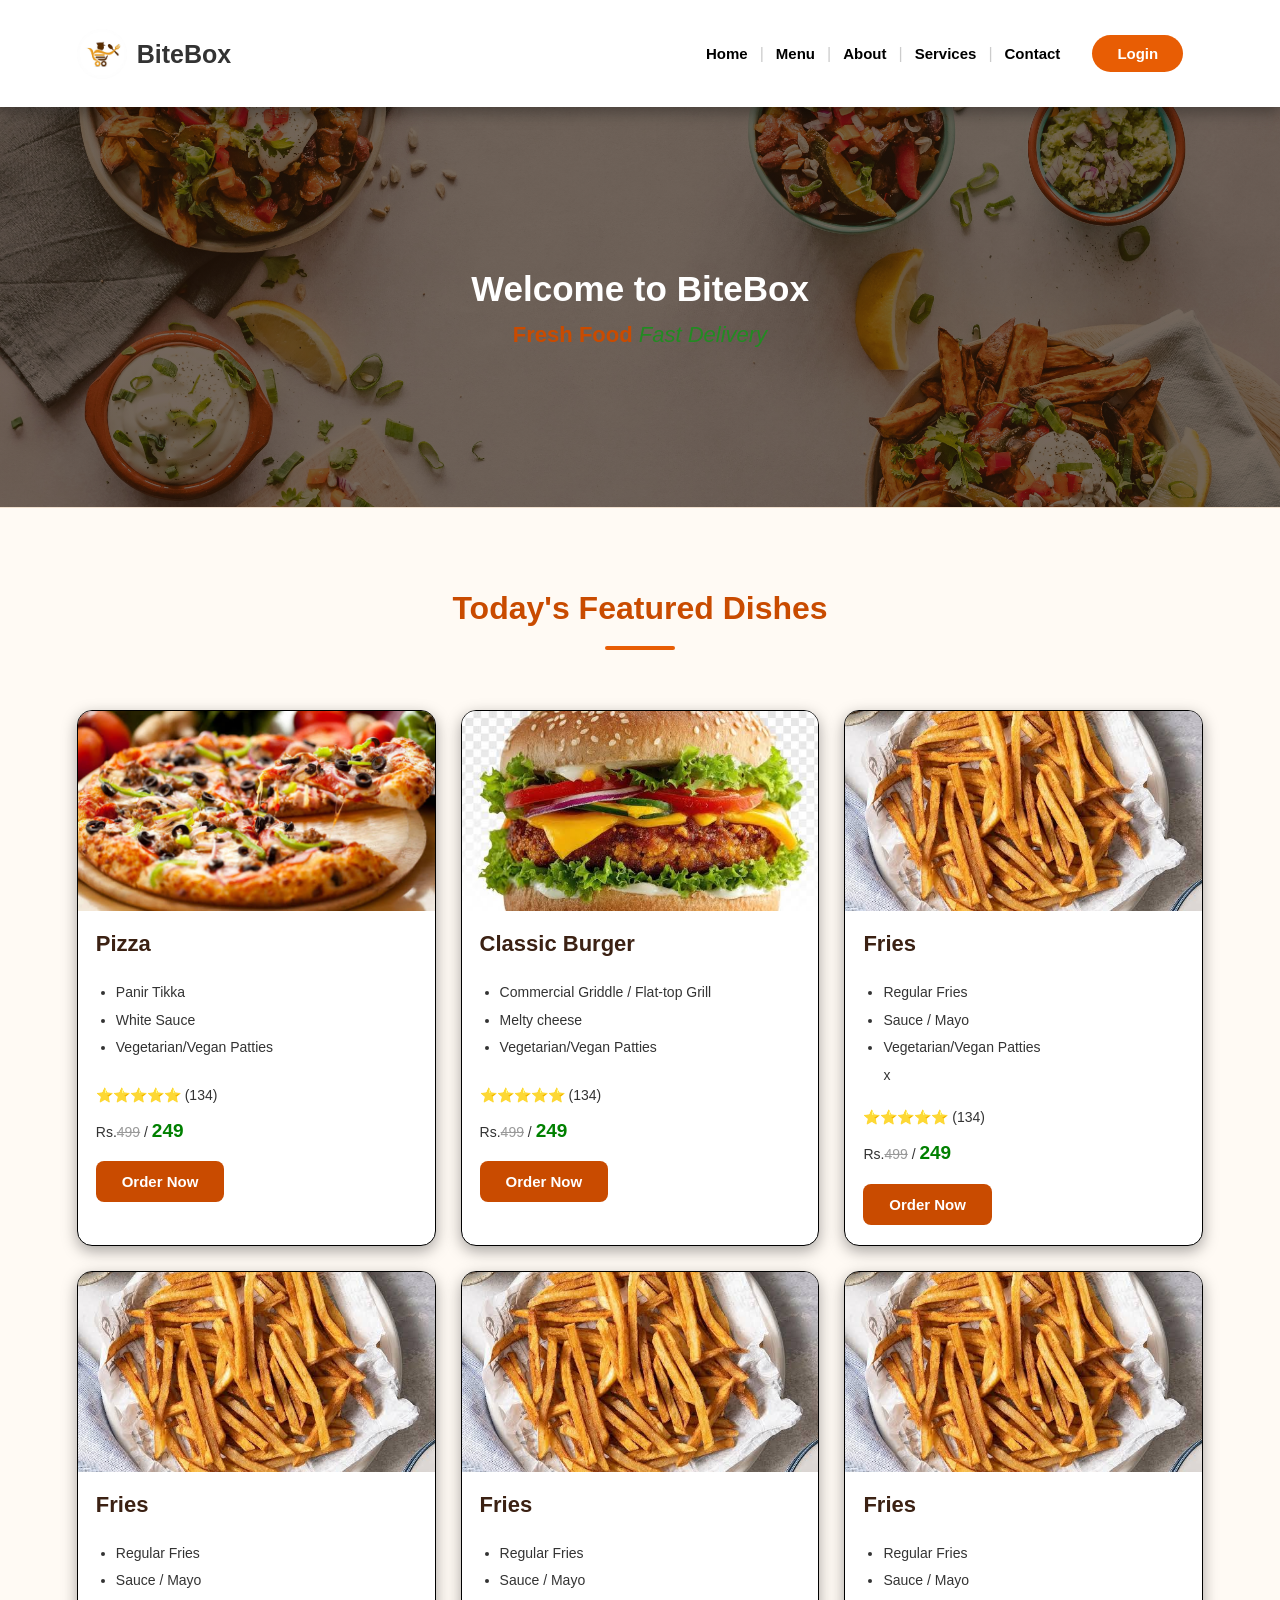
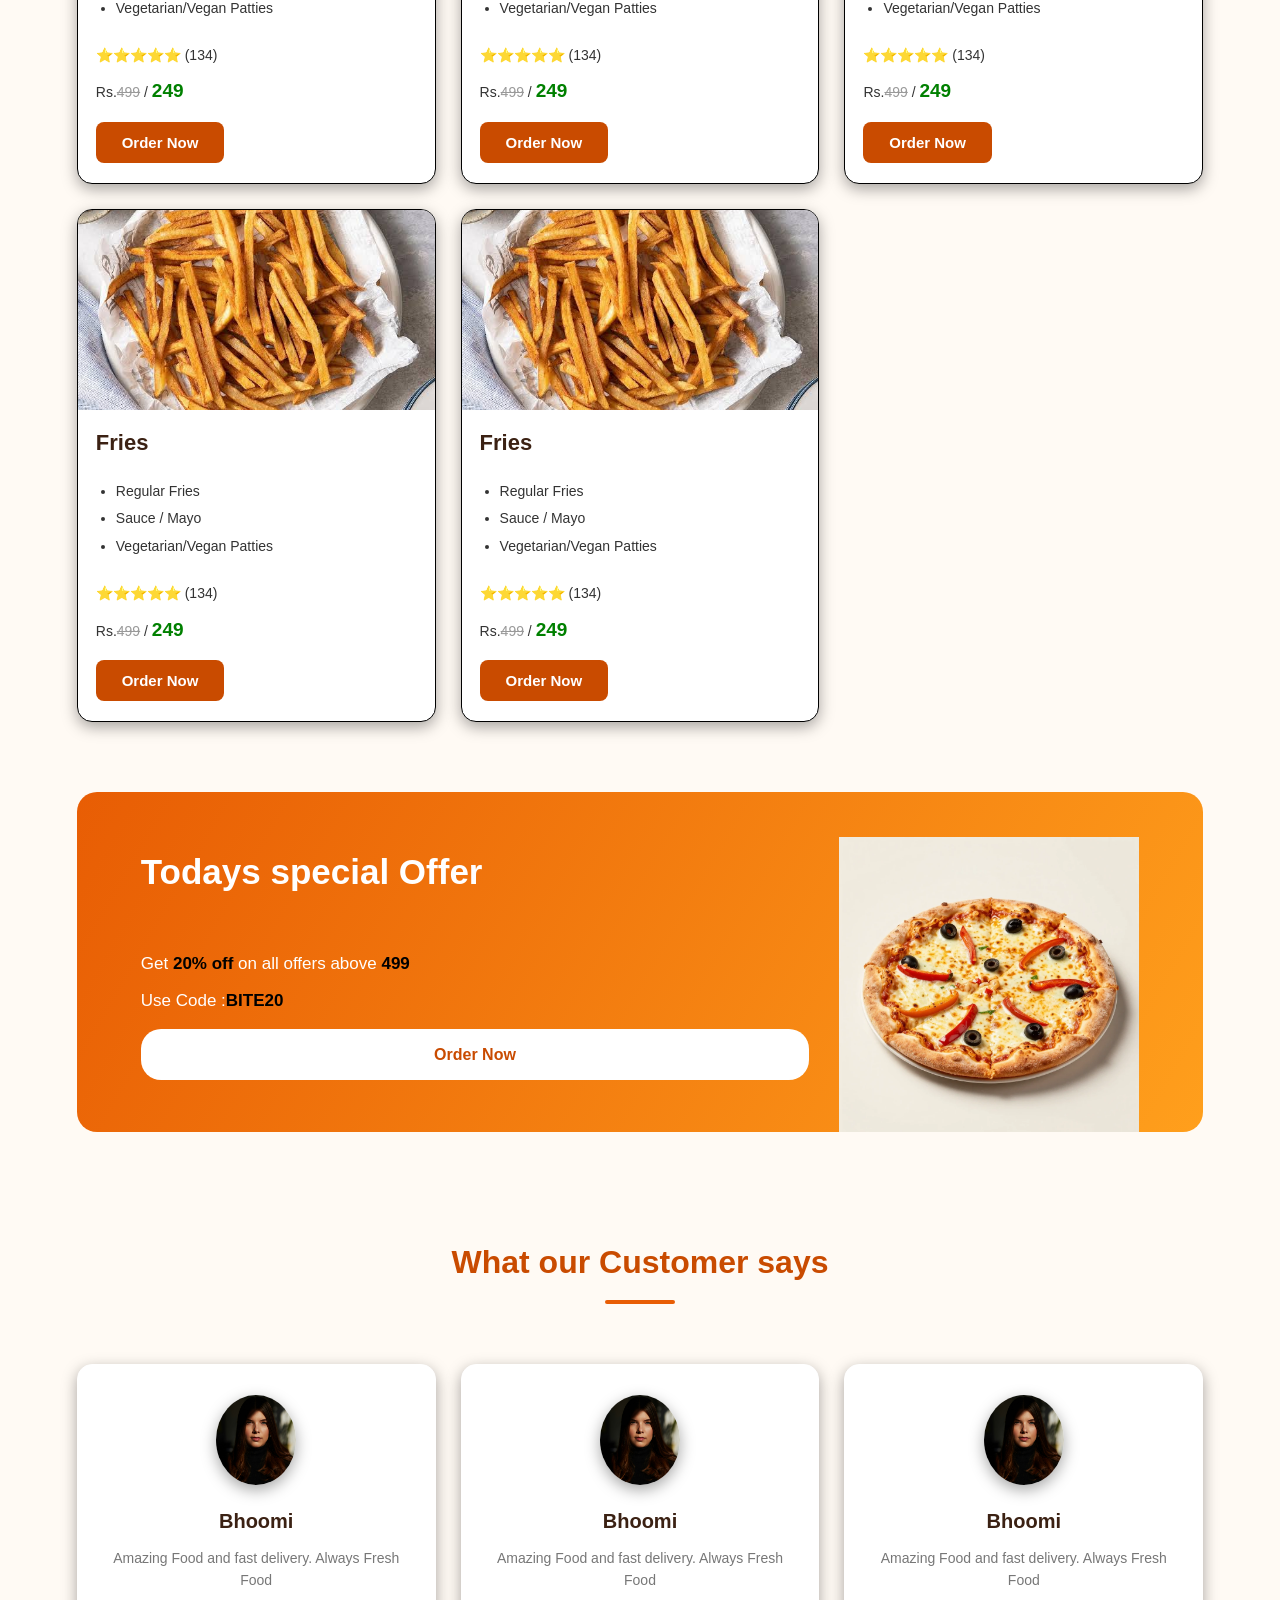
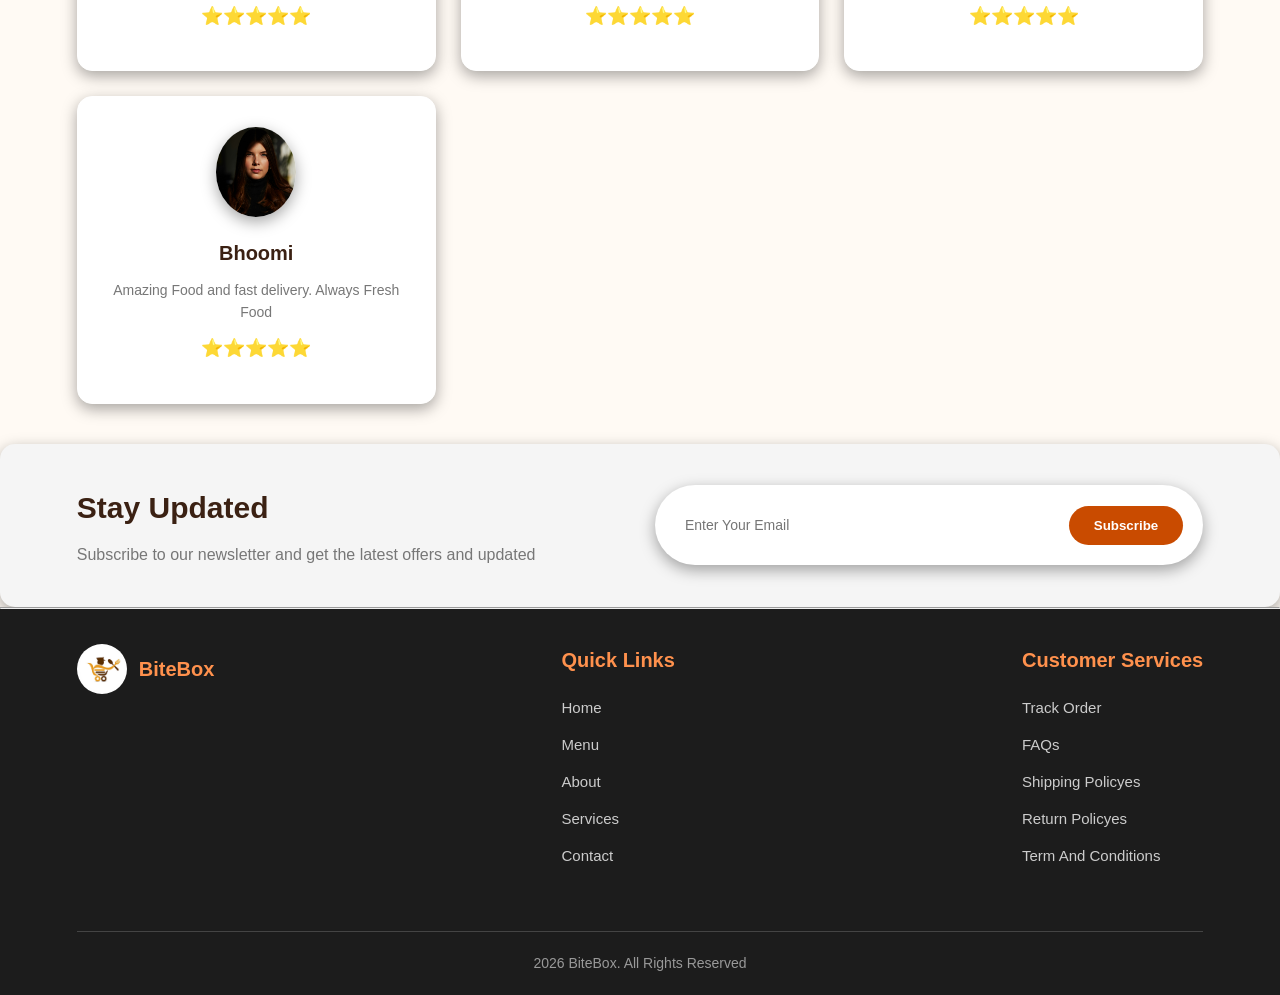
<file: index.html>
<!DOCTYPE html>
<html lang="en">

<head>
    <meta charset="UTF-8">
    <meta name="viewport" content="width=device-width, initial-scale=1.0">
    <title>BiteBox</title>
    <link rel="stylesheet" href="./stylesheet/style.css">
</head>

<body>
    <!-- Restaurant Name -->



    <nav class="navbar-container">
        <div class="navbar">
            
                <h1 class="logo"><img src="./assets/images/logo.jpg" alt="Food logo" height="50" width="50"><span>BiteBox</span></h1>
            
            
                <div class="nav-links" >
                    <a class="links" href="index.html">Home</a>
                    |
                    <a class="links" href="Menu.html">Menu</a>
                    |
                    <a class="links" href="About.html">About</a>
                    |
                    <a class="links" href="Services.html"> Services</a>
                    |
                    <a class="links" href="Contact.html">Contact</a>

                    <a  href="./Login.html" class="login-link"><button class="login-btn" >Login</button></a>
                </div>
            
            


        </div>
    </nav>

    <main>
        <section class="welcome-section">
            <!-- Welcome Section -->

            <h2 class="heading">Welcome to BiteBox</h2>
            <p class="para">
                <strong>Fresh Food</strong>
                
                <em>Fast Delivery</em>
            </p>
        </section>

        <div>
            <!-- <img src="./assets/images/banner.jpg" alt="banner" height="700" width="1200"> -->
        </div>



        <!--Todays Featured Dishes -->

        <hr>

        <section class="featured-section">
            <h2 class="section-title">Today's Featured Dishes</h2>
            <div class="card">
                <img src="./assets/images/pizzaindex.jpg" alt="Pizza" height="300" width="300">
                <h2>Pizza</h2>
                <p>
                <ul>
                    <li> Panir Tikka</li>
                    
                    <li>White Sauce</li>
                    <li>Vegetarian/Vegan Patties</li>
                </ul>
                </p>
                <p><span>⭐⭐⭐⭐⭐</span> (134)</p>
                <p>Rs.<del>499</del> / <strong>249</strong></p>
                <button class="card-button">Order Now</button>
            </div>
            <div class = "card">
                <img src="./assets/images/burgerindex.jpg" alt="Pizza" height="300" width="300">
                <h2 class="card-head">Classic Burger</h2>
                <p>
                <ul>
                    <li>Commercial Griddle / Flat-top Grill</li>
                    <li>Melty cheese</li>
                    <li>Vegetarian/Vegan Patties</li>

                </ul>
                </p>
                <p><span>⭐⭐⭐⭐⭐</span> (134)</p>
                <p>Rs.<del>499</del> / <strong>249</strong></p>
                <button class="card-button">Order Now</button>
            </div>
            <div class="card">
                <img src="./assets/images/friesindex.jpg" alt="Pizza" height="300" width="300">
                <h2 class="card-head">Fries</h2>
                <p>
                <ul>
                    <li>Regular Fries</li>
                    <li>Sauce / Mayo</li>
                    <li>Vegetarian/Vegan Patties</li>
                    
                    x
                </ul>
                </p>
                <p><span>⭐⭐⭐⭐⭐</span> (134)</p>
                <p>Rs.<del>499</del> / <strong>249</strong></p>
                <button class="card-button">Order Now</button>
            </div>

            <div class="card">
                <img src="./assets/images/friesindex.jpg" alt="Pizza" height="300" width="300">
                <h2 class="card-head">Fries</h2>
                <p>
                <ul>
                    <li>Regular Fries</li>
                    <li>Sauce / Mayo</li>
                    <li>Vegetarian/Vegan Patties</li>

                </ul>
                </p>
                <p><span>⭐⭐⭐⭐⭐</span> (134)</p>
                <p>Rs.<del>499</del> / <strong>249</strong></p>
                <button class="card-button">Order Now</button>
            </div>


            <div  class="card">
                <img src="./assets/images/friesindex.jpg" alt="Pizza" height="300" width="300">
                <h2 class="card-head">Fries</h2>
                <p>
                <ul>
                    <li>Regular Fries</li>
                    <li>Sauce / Mayo</li>
                    <li>Vegetarian/Vegan Patties</li>

                </ul>
                </p>
                <p><span>⭐⭐⭐⭐⭐</span> (134)</p>
                <p>Rs.<del>499</del> / <strong>249</strong></p>
                <button class="card-button">Order Now</button>
            </div>


            <div  class="card">
                <img src="./assets/images/friesindex.jpg" alt="Pizza" height="300" width="300">
                <h2 class="card-head">Fries</h2>
                <p>
                <ul>
                    <li>Regular Fries</li>
                    <li>Sauce / Mayo</li>
                    <li>Vegetarian/Vegan Patties</li>

                </ul>
                </p>
                <p><span>⭐⭐⭐⭐⭐</span> (134)</p>
                <p>Rs.<del>499</del> / <strong>249</strong></p>
                <button class="card-button">Order Now</button>
            </div>


            <div  class="card">
                <img src="./assets/images/friesindex.jpg" alt="Pizza" height="300" width="300">
                <h2 class="card-head">Fries</h2>
                <p>
                <ul>
                    <li>Regular Fries</li>
                    <li>Sauce / Mayo</li>
                    <li>Vegetarian/Vegan Patties</li>

                </ul>
                </p>
                <p><span>⭐⭐⭐⭐⭐</span> (134)</p>
                <p>Rs.<del>499</del> / <strong>249</strong></p>
                <button class="card-button">Order Now</button>
            </div>


            <div  class="card">
                <img src="./assets/images/friesindex.jpg" alt="Pizza" height="300" width="300">
                <h2 class="card-head">Fries</h2>
                <p>
                <ul>
                    <li>Regular Fries</li>
                    <li>Sauce / Mayo</li>
                    <li>Vegetarian/Vegan Patties</li>

                </ul>
                </p>
                <p><span>⭐⭐⭐⭐⭐</span> (134)</p>
                <p>Rs.<del>499</del> / <strong>249</strong></p>
                <button class="card-button">Order Now</button>
            </div>



        </section>

        <!--  -->

        <!--Todays Special Offers -->
        <section class="offer-section">
            <!-- offer content -->
            <div class="offer-content">
                <h2>Todays special Offer</h2>
                <p>Get <Strong>20% off</Strong> on all offers above <strong>499</strong></p>
                <p>Use Code :<strong>BITE20</strong></p>
                <a href="./Menu.html">Order Now</a>
            </div>
            <!-- offer image -->
            <div class="offer-image">
                <img src="./assets/images/pizza.png" alt="pizza ofer " height="300" width="300">

            </div>
        </section>

        <!-- reviews  -->

        <section class="review-section">
            <h2  class="section-title">What our Customer says</h2>
            <!-- first review -->

            <div class="review-card">
                <img src="../assets/images/customer image 1.jpg" alt="customer image">
                <h3>bhoomi </h3>
                <p>Amazing Food and fast delivery. Always Fresh Food</p>
                <p><span>⭐⭐⭐⭐⭐</span></p>
            </div>

            <!-- second review -->
            <div class="review-card">
                <img src="../assets/images/customer image 1.jpg" alt="customer image">
                <h3>bhoomi </h3>
                <p>Amazing Food and fast delivery. Always Fresh Food</p>
                <p><span>⭐⭐⭐⭐⭐</span></p>
            </div>

            <!-- third review -->
            <div class="review-card">
                <img src="../assets/images/customer image 1.jpg" alt="customer image">
                <h3>bhoomi </h3>
                <p>Amazing Food and fast delivery. Always Fresh Food</p>
                <p><span>⭐⭐⭐⭐⭐</span></p>
            </div>

            <!-- fourth review -->
            <div class="review-card">
                <img src="../assets/images/customer image 1.jpg" alt="customer image">
                <h3>bhoomi </h3>
                <p>Amazing Food and fast delivery. Always Fresh Food</p>
                <p><span>⭐⭐⭐⭐⭐</span></p>
            </div>

        </section>

        <!-- news letter section -->

        <section class="newsletter-section">
            <div class="newsletter-content">
                <h2>Stay Updated </h2>
                <p> Subscribe to our newsletter and get the latest offers and updated</p>
            </div>

            <div class="newsletter-form">
                <form>
                    <input type="email" placeholder="Enter Your Email">
                    <button type="submit">Subscribe</button>

                </form>
            </div>
        </section>


    </main>
    <hr>
    <!-- footer section -->
    <footer class="footer-container">
        <div class="footer-1">
            <div>  
                <h3  class="footer-logo"><img src="./assets/images/logo.jpg" alt="Food logo" height="50" width="50"><span>BiteBox</span></h3>
            
            </div>
            <div class="footer-link">
            <h3>Quick Links</h3>
            <ul>

                <li><a class="footer-link" href="./index.html">Home</a></li>
                <li><a class="footer-link" href="./Menu.html">Menu</a></li>
                <li><a class="footer-link" href="./About.html">About</a></li>
                <li><a class="footer-link" href="./Services.html">Services</a></li>
                <li><a class="footer-link" href="./Contact.html">Contact</a></li>
            </ul>
             </div>
        
        <!-- link two -->
        <div>
            <h3>
                Customer Services
            </h3>
            <ul>
                <li>Track Order</li>
                <li>FAQs </li>
                <li>Shipping Policyes </li>
                <li>Return Policyes </li>
                <li>Term And Conditions </li>

            </ul>
        </div>
        </div>
        <hr>

        <p>2026 BiteBox. All Rights Reserved</p>
    </footer>



</body>

</html>
</file>
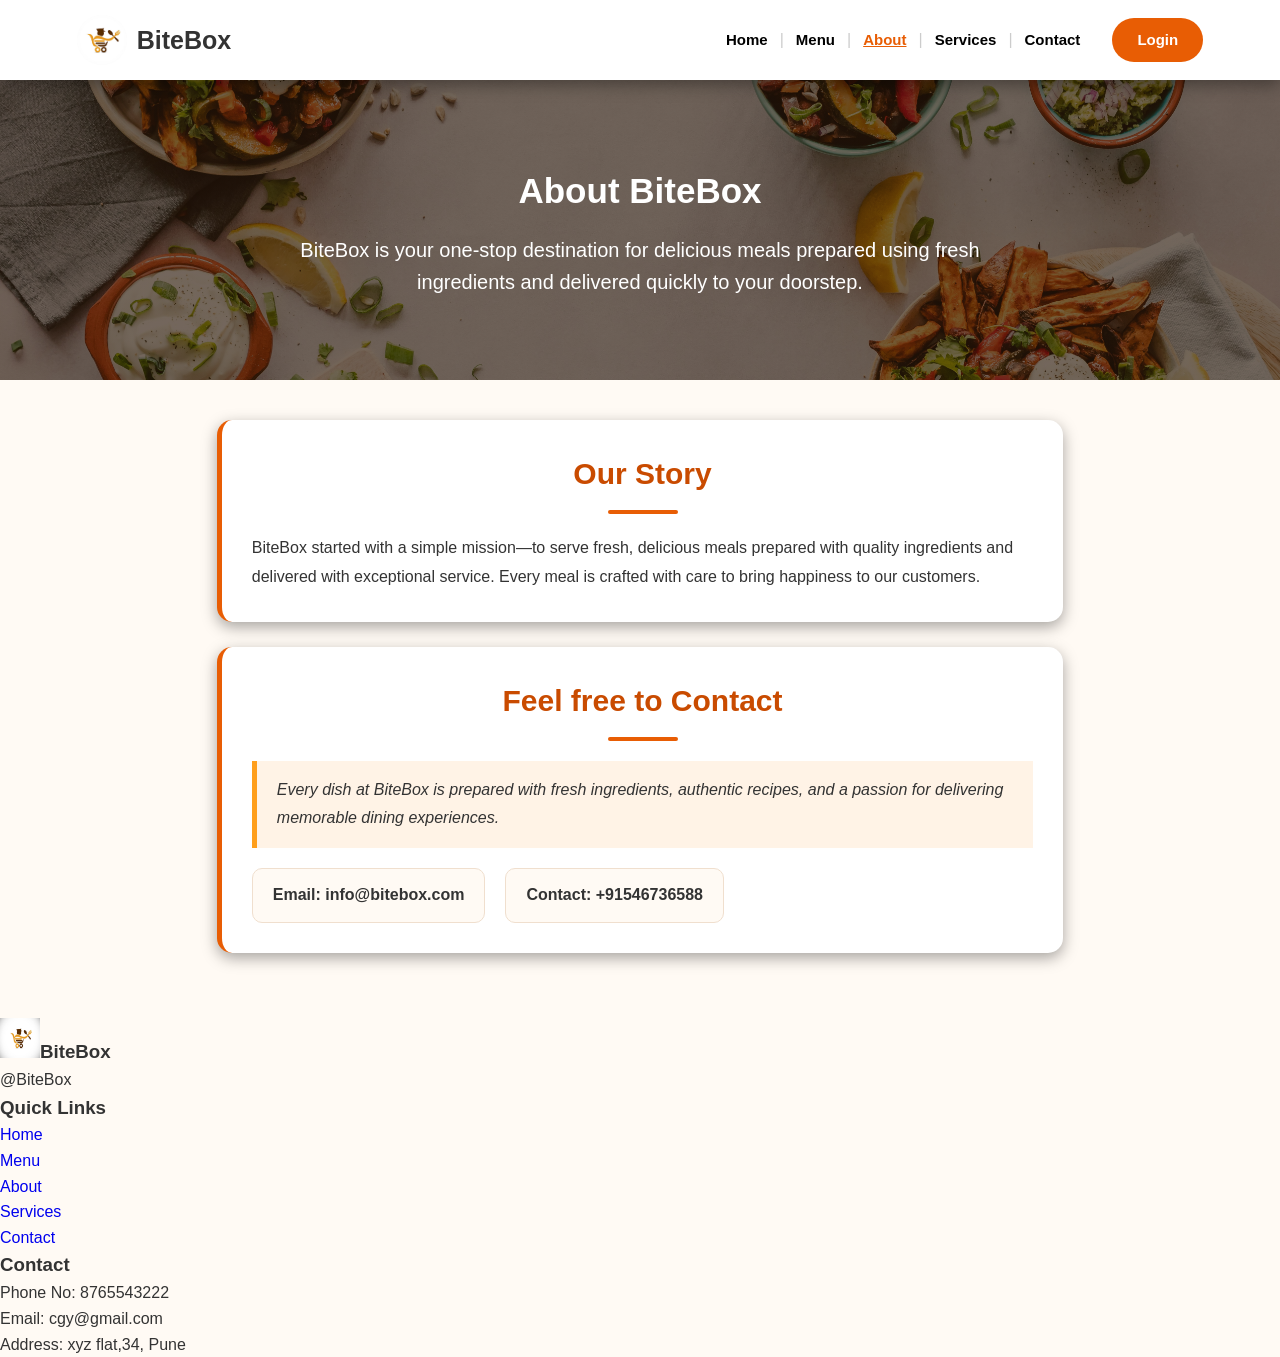
<file: About.html>
<!DOCTYPE html>
<html lang="en">
<head>
    <meta charset="UTF-8">
    <meta name="viewport" content="width=device-width, initial-scale=1.0">
    <title>BiteBox-About</title>
    <link rel="stylesheet" href="./stylesheet/About.css">
</head>
<body>
    <!-- Navbar -->
    <nav class="navbar-container">
        <div class="navbar">
            <h1 class="logo"><img src="./assets/images/logo.jpg" alt="Food logo" height="50" width="50"><span>BiteBox</span></h1>

            <div class="nav-links">
                <a class="links" href="index.html">Home</a>
                |
                <a class="links" href="Menu.html">Menu</a>
                |
                <a class="links active" href="About.html">About</a>
                |
                <a class="links" href="Services.html">Services</a>
                |
                <a class="links" href="Contact.html">Contact</a>

                <a class="login-btn" href="./Login.html">Login</a>
            </div>
        </div>
    </nav>

    <main>
        <!-- About section -->
        <section class="about-hero">
            <h2 class="page-title">About BiteBox</h2>
            <p>
                BiteBox is your one-stop destination for delicious meals prepared using fresh
                ingredients and delivered quickly to your doorstep.
            </p>
        </section>

        <div class="about-content">
            <!-- Restaurant Story -->
            <section class="about-section">
                <h2 class="section-title">Our Story</h2>
                <p>
                    BiteBox started with a simple mission—to serve fresh, delicious meals
                    prepared with quality ingredients and delivered with exceptional
                    service. Every meal is crafted with care to bring happiness to our
                    customers.
                </p>
            </section>

            <!-- Chef's Message / Contact -->
            <section class="about-section">
                <h2 class="section-title">Feel free to Contact</h2>
                <p class="quote">
                    <em>
                        Every dish at BiteBox is prepared with fresh ingredients, authentic recipes,
                        and a passion for delivering memorable dining experiences.
                    </em>
                </p>
                <div class="contact-details">
                    <p>Email: info@bitebox.com</p>
                    <p>Contact: +91546736588</p>
                </div>
            </section>
        </div>
    </main>

    <!-- Footer -->
    <footer class="footer-container">
        <div class="footer-1">
            <div class="footer-brand">
                <h3 class="footer-logo"><img src="./assets/images/logo.jpg" alt="Food logo" height="40" width="40"><span>BiteBox</span></h3>
                <p>@BiteBox</p>
            </div>

            <div class="footer-links">
                <h3>Quick Links</h3>
                <ul>
                    <li><a href="index.html">Home</a></li>
                    <li><a href="Menu.html">Menu</a></li>
                    <li><a href="About.html">About</a></li>
                    <li><a href="Services.html">Services</a></li>
                    <li><a href="Contact.html">Contact</a></li>
                </ul>
            </div>

            <div class="footer-contact">
                <h3>Contact</h3>
                <p>Phone No: 8765543222</p>
                <p>Email: cgy@gmail.com</p>
                <p>Address: xyz flat,34, Pune</p>
            </div>
        </div>
    </footer>
</body>
</html>
</file>
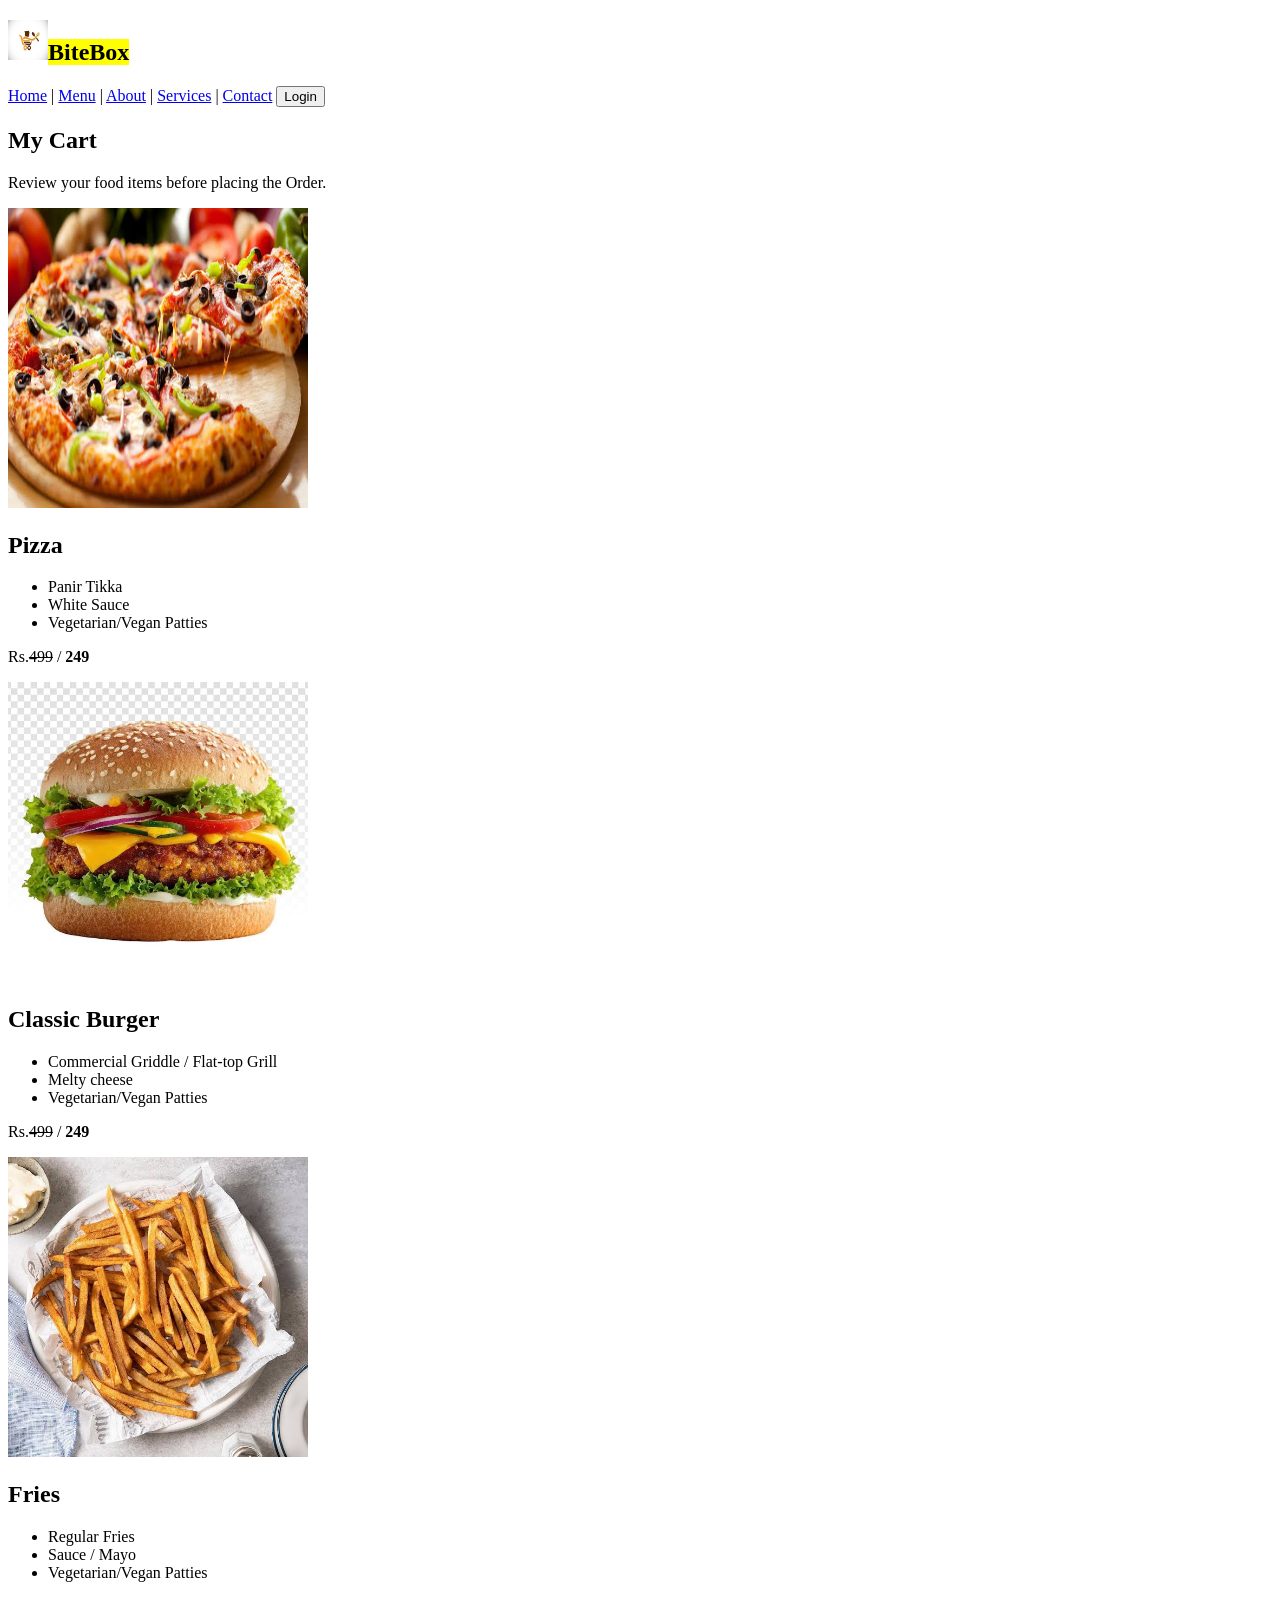
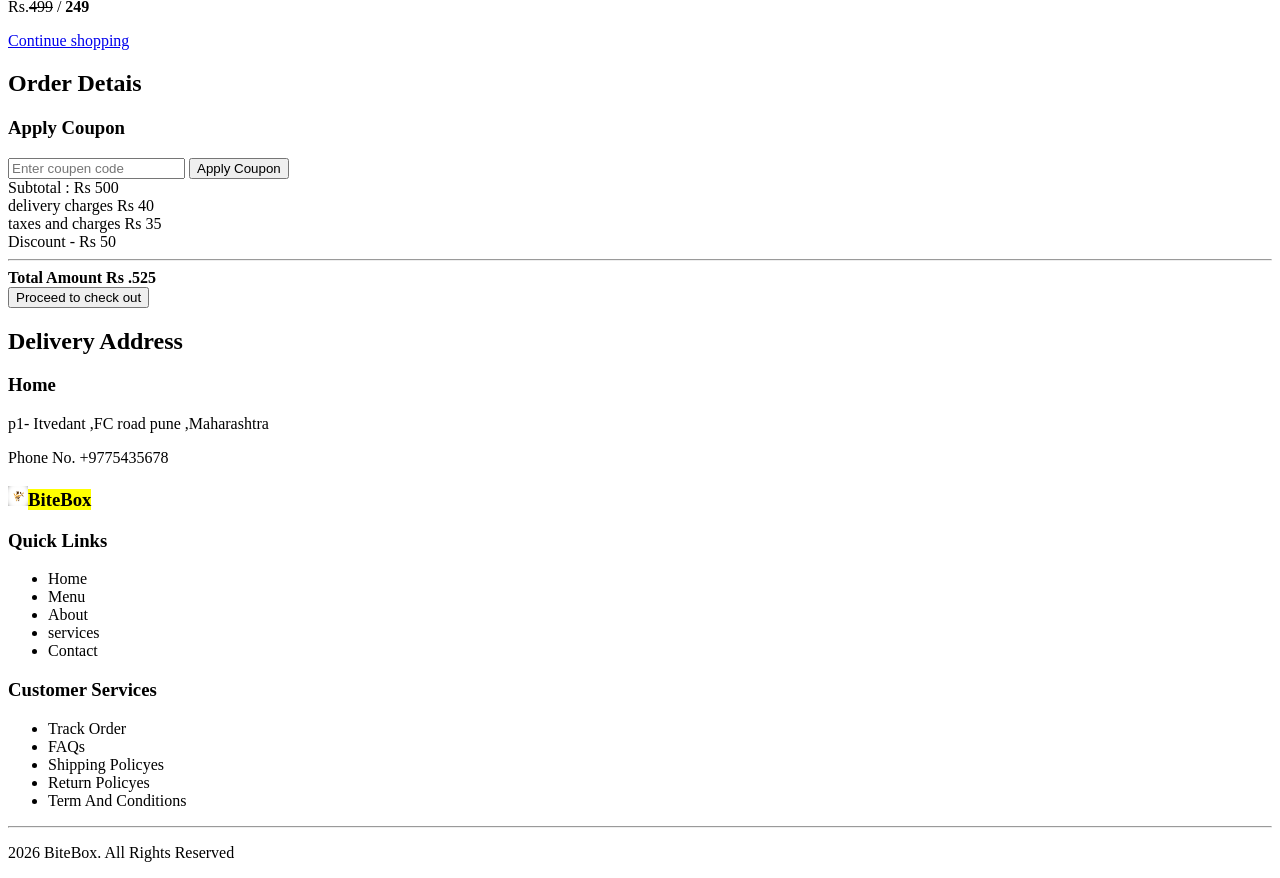
<file: cart.html>
<!DOCTYPE html>
<html lang="en">

<head>
    <meta charset="UTF-8">
    <meta name="viewport" content="width=device-width, initial-scale=1.0">
    <title>Document</title>
</head>

<body>
    <header>
        <nav>
        <div>
            <h1><img src="./assets/images/logo.jpg" height="40" width="40"><mark>BiteBox</mark></h1>
            <a href="index.html">Home</a>
            |
            <a href="Menu.html">Menu</a>
            |
            <a href="About.html">About</a>
            |
            <a href="Services.html"> Services</a>
            |
            <a href="Contact.html">Contact</a>


            <a href="./Login.html"><button>Login</button></a>


        </div>
    </nav>


    </header>

    <!-- main section -->
    <main>

        <section>
            <h2>My Cart</h2>
            <p>Review your food items before placing the Order.</p>

            <!-- cart itmes -->

            <div>
                <!-- food item one -->
                <article>
                    <img src="./assets/images/pizzaindex.jpg" alt="Pizza" height="300" width="300">
                    <h2>Pizza</h2>
                    <p>
                    <ul>
                        <li> Panir Tikka</li>
                        <li>White Sauce</li>
                        <li>Vegetarian/Vegan Patties</li>
                    </ul>
                    </p>
                    <p>Rs.<del>499</del> / <strong>249</strong></p>

                </article>

                <!-- second food  -->
                <article>
                  <img src="./assets/images/burgerindex.jpg" alt="Pizza" height="300" width="300">
                <h2>Classic Burger</h2>
                <p>
                <ul>
                    <li>Commercial Griddle / Flat-top Grill</li>
                    <li>Melty cheese</li>
                    <li>Vegetarian/Vegan Patties</li>

                </ul>
            </p>
                <p>Rs.<del>499</del> / <strong>249</strong></p>
                

                </article>

                <!-- third -->
                 <article>
                    <img src="./assets/images/friesindex.jpg" alt="Pizza" height="300" width="300">
                <h2>Fries</h2>
                <p>
                <ul>
                    <li>Regular Fries</li>
                    <li>Sauce / Mayo</li>
                    <li>Vegetarian/Vegan Patties</li>

                </ul>
                </p>
                
                <p>Rs.<del>499</del> / <strong>249</strong></p>
                
                 </article>
            </div>

            <a href="./Menu.html"> Continue shopping</a>
        </section>

<!-- order Summery -->
        <section>

            <h2>Order Detais</h2>
            <!-- cupon section -->
             <div>
                <h3>Apply Coupon</h3>
                <input type="text " placeholder="Enter coupen code">
                <button>Apply Coupon</button>
             </div>

             <div>
                <div>
                    <span>  Subtotal :</span>
                    <span>Rs 500</span>
                </div>

                <div>
                    <span>delivery charges</span>
                    <span>Rs 40</span>
                </div>
                <div>
                    <span>taxes and charges</span>
                    <span> Rs 35</span>
                </div>

                <div>
                    <span>Discount</span>
                    <span>- Rs 50</span>
                </div>

                <hr>
                 
                <div>
                    <strong>Total Amount </strong>
                <strong>Rs .525 </strong>
             </div>

             <button>Proceed to check out</button>
        </section>

    <!-- delivery section -->
        <section>
            <h2>Delivery Address</h2>

            <div>
                <h3>Home</h3>
                <p>p1- Itvedant ,FC road pune ,Maharashtra   </p>
                <p>Phone No. +9775435678</p>
            </div>
        </section>
    </main>


      <footer>
        <div>
            <div>
                <h3><img src="./assets/images/logo.jpg" alt="Food logo" height="20" width="20"><mark>BiteBox</mark></h3>
            </div>
        </div>
        <div>
            <h3>Quick Links</h3>
            <ul>

                <li> <a href="./index.html"></a>Home</li>
                <li><a href="./Menu.html"></a>Menu</li>
                <li><a href="./About.html"></a>About</li>
                <li><a href="./Services.html"></a>services</li>
                <li><a href="./Contact.html"></a>Contact</li>
            </ul>
        </div>
        <!-- link two -->
        <div>
            <h3>
                Customer Services
            </h3>
            <ul>
                <li>Track Order</li>
                <li>FAQs </li>
                <li>Shipping Policyes </li>
                <li>Return Policyes </li>
                <li>Term And Conditions </li>

            </ul>
        </div>
        <hr>
        
        <p>2026 BiteBox.  All Rights Reserved</p>
    </footer>

</body>

</html>
</file>
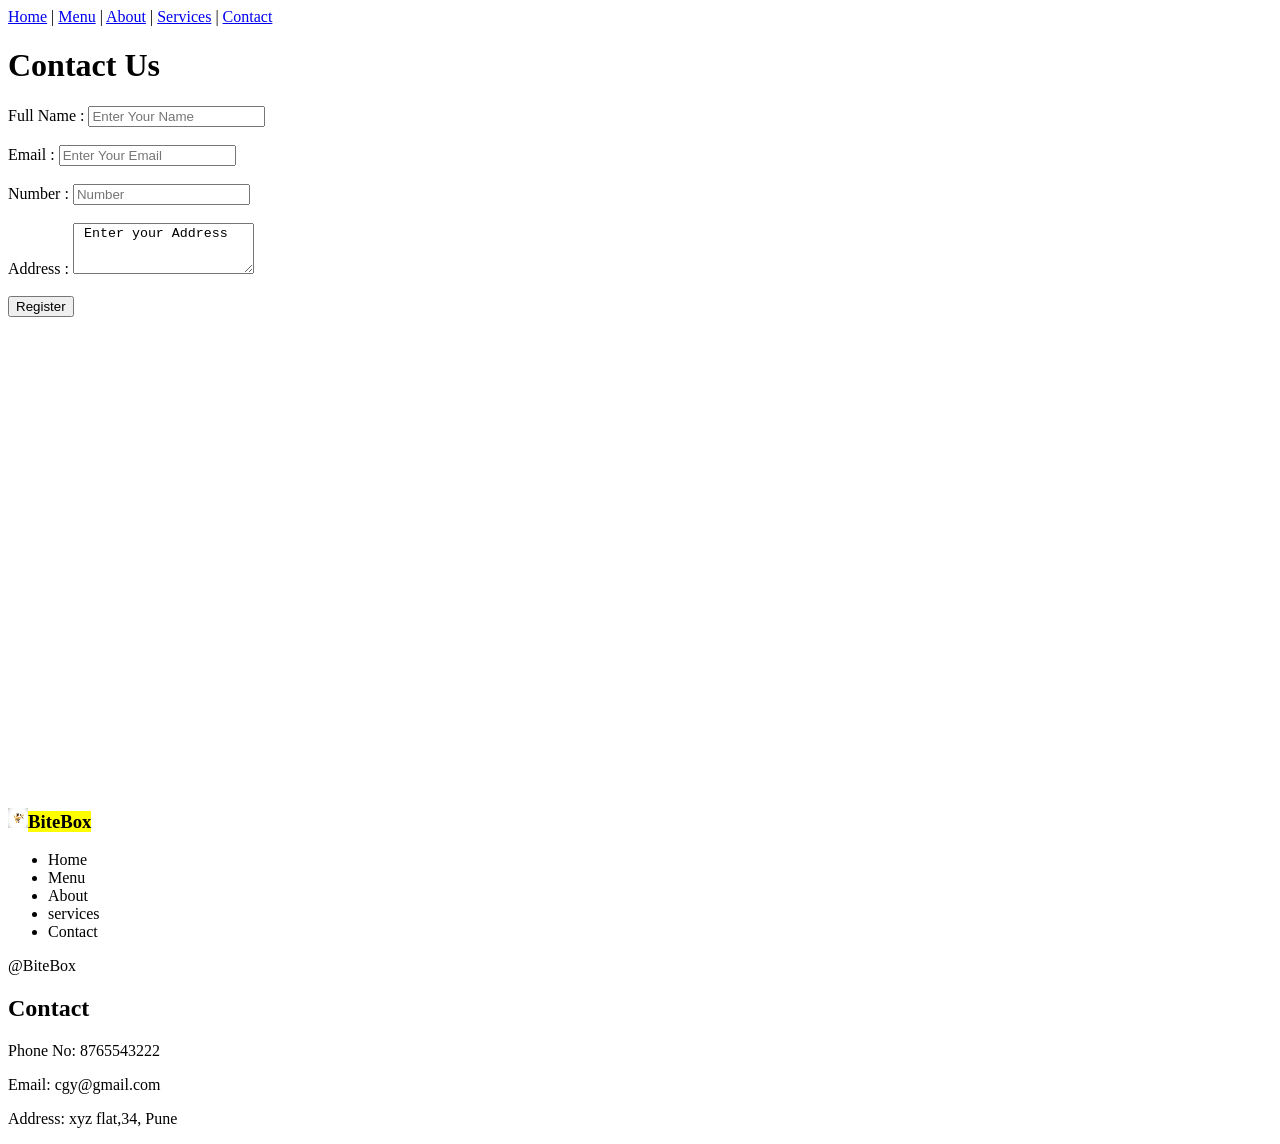
<file: Contact.html>
<!DOCTYPE html>
<html lang="en">

<head>
    <meta charset="UTF-8">
    <meta name="viewport" content="width=device-width, initial-scale=1.0">
    <title>BiteBox-Contact</title>
</head>

<body>
    <nav>
        <div>
            <a href="index.html">Home</a>
            |
            <a href="Menu.html">Menu</a>
            |
            <a href="About.html">About</a>
            |
            <a href="Services.html"> Services</a>
            |
            <a href="Contact.html">Contact</a>

        </div>
    </nav>
    <main>
        <div>

            <div>
                <form>
                    <h1> Contact Us </h1>
                    <label for=""> Full Name : </label>
                    <input type="text" placeholder="Enter Your Name" required />
                    <br><br>

                    <label for="Email"> Email :</label>
                    <input type="email" placeholder="Enter Your Email" required>
                    <br><br>

                    <label for="number">Number :</label>
                    <input type="number" placeholder="Number" required>
                    <br><br>

                    <label>Address : </label>
                    <textarea cols="20" rows="3"> Enter your Address</textarea>
                    <br><br>

                    <button type="submit"> Register</button>
                    <br><br>

                </form>

            </div>

            <div>
                <iframe
                    src="https://www.google.com/maps/embed?pb=!1m18!1m12!1m3!1d3783.2055100337866!2d73.83845847372041!3d18.51961296920643!2m3!1f0!2f0!3f0!3m2!1i1024!2i768!4f13.1!3m3!1m2!1s0x3bc2bf3ec1207915%3A0xb73335cd0d52335c!2sItvedant%20-%20Pune!5e0!3m2!1sen!2sin!4v1793683704959!5m2!1sen!2sin"
                    width="600" height="450" style="border:0;" allowfullscreen="" loading="lazy"
                    referrerpolicy="strict-origin-when-cross-origin"></iframe>
            </div>

        </div>
    </main>

    <footer>
        <div>
            <div>
                <h3><img src="./assets/images/logo.jpg" alt="Food logo" height="20" width="20"><mark>BiteBox</mark></h3>
            </div>
        </div>
        <div>
            <ul>
                <li>Home</li>
                <li>Menu</li>
                <li>About</li>
                <li>services</li>
                <li>Contact</li>
            </ul>
        </div>
        <div>
            <div>
                @BiteBox
            </div>
            <div>
                <h2>Contact</h2>
                <p>Phone No: 8765543222</p>
                <p>Email: cgy@gmail.com </p>
                <p>Address: xyz flat,34, Pune</p>
            </div>
        </div>
    </footer>


</body>

</html>
</file>
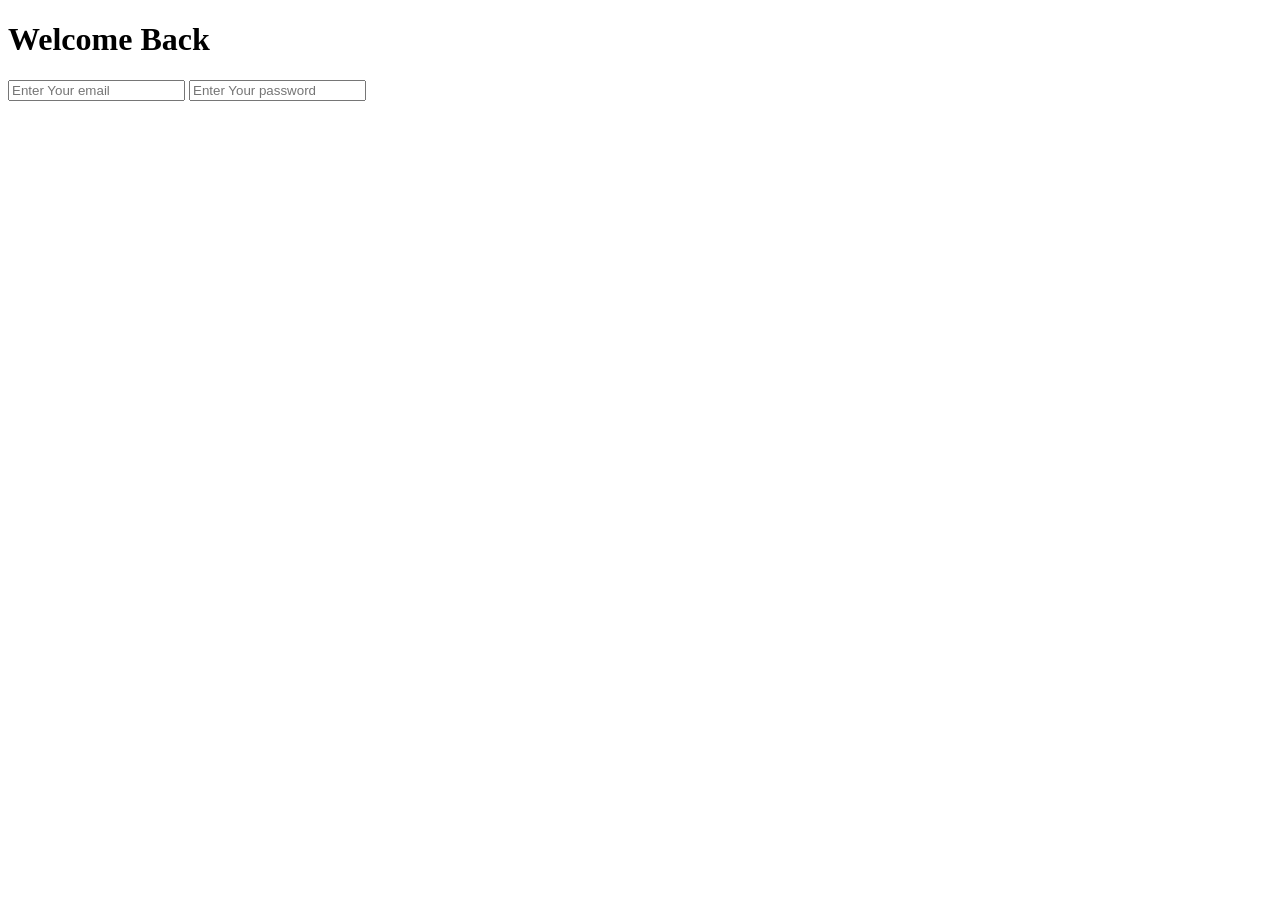
<file: Login.html>
<!DOCTYPE html>
<html lang="en">
<head>
    <meta charset="UTF-8">
    <meta name="viewport" content="width=device-width, initial-scale=1.0">
    <title>BiteBox-Login</title>
</head>
<body>
    <main>
        <div>
            <h1>Welcome Back</h1>
        </div>

        <div>
        <form>
       <input type="email" placeholder="Enter Your email">
        <input type="password" placeholder="Enter Your password">

        </form>
        </div>
    </main>
</body>
</html>
</file>
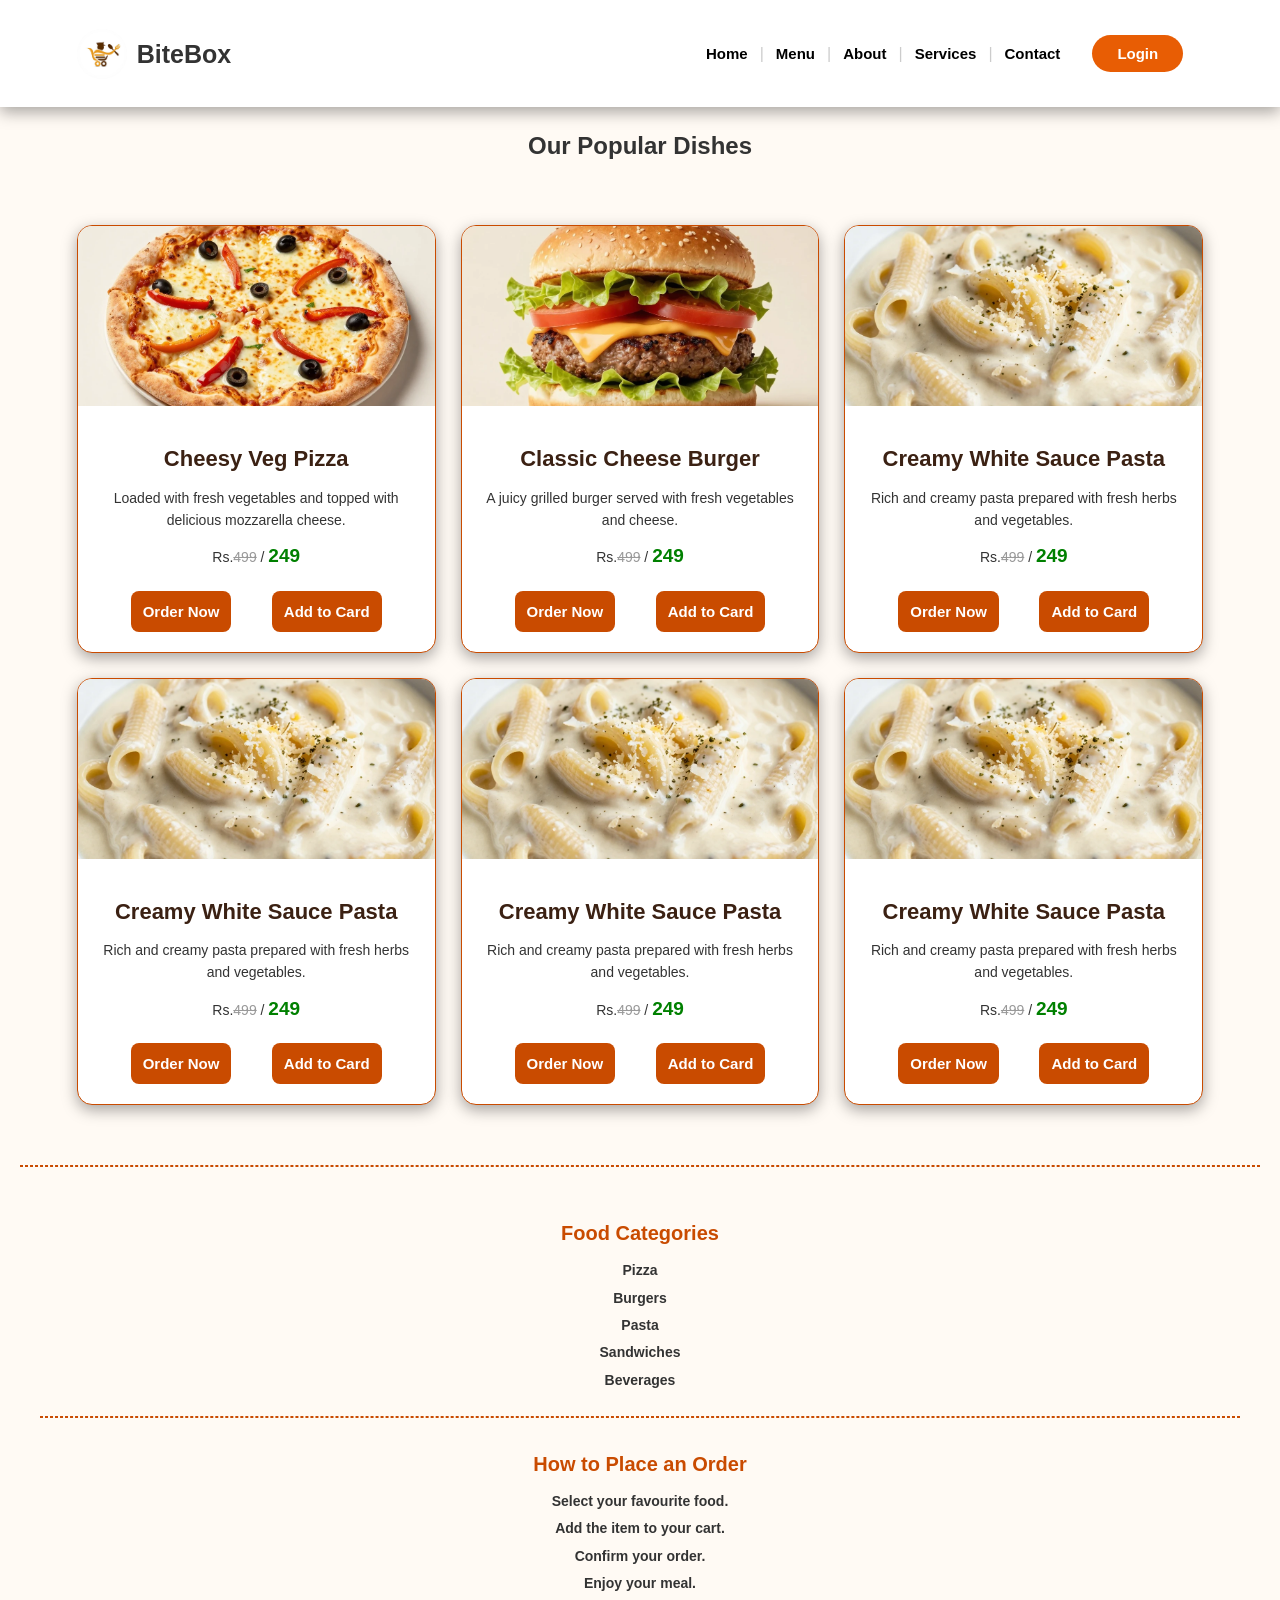
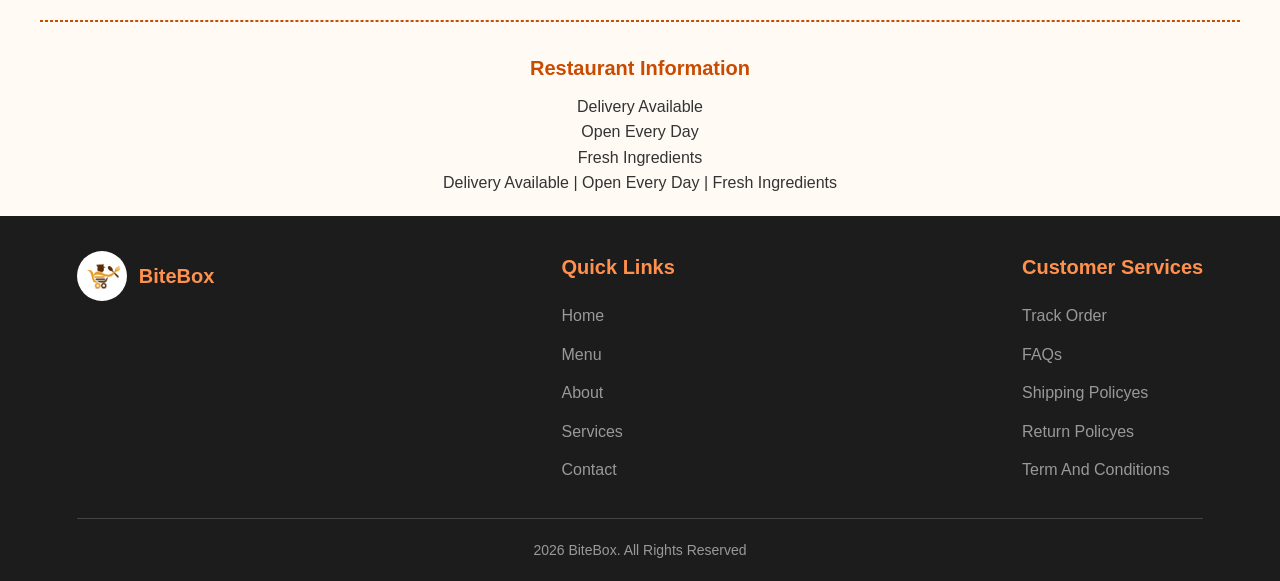
<file: Menu.html>
<!DOCTYPE html>
<html lang="en">

<head>
  <meta charset="UTF-8">
  <meta name="viewport" content="width=device-width, initial-scale=1.0">
  <title>BiteBox-Menu</title>
  <link rel="stylesheet" href="./stylesheet/menu.css">
</head>

<body>
   <nav class="navbar-container">
        <div class="navbar">
            
                <h1 class="logo"><img src="./assets/images/logo.jpg" alt="Food logo" height="50" width="50"><span>BiteBox</span></h1>
            
            
                <div class="nav-links" >
                    <a class="links" href="index.html">Home</a>
                    |
                    <a class="links" href="Menu.html">Menu</a>
                    |
                    <a class="links" href="About.html">About</a>
                    |
                    <a class="links" href="Services.html"> Services</a>
                    |
                    <a class="links" href="Contact.html">Contact</a>

                    <a  href="./Login.html" class="login-link"><button class="login-btn" >Login</button></a>
                </div>
            
            


        </div>
    </nav>


  <main>
    <!--Popular dishes-->
    <h2 class="heading" >Our Popular Dishes</h2>
    <div class="popular-dishes">
      <!--Piza-->
      <div class="card">
        <img src="assets/images/pizza.png" alt="Pizza" width="250" height="180">
        <h3>Cheesy Veg Pizza</h3>
        <p>
          Loaded with fresh vegetables and topped with delicious mozzarella cheese.
        </p>
         <p>Rs.<del>499</del> / <strong>249</strong></p>
        <div>
          <a href="./orderprocessing.html"><button>Order Now</button></a>
          <button>Add to Card</button>
        </div>
      </div>


      <!--Burger-->
      <div class="card">
        <img src="assets/images/burger.png" alt="Pizza" width="250" height="180">
        <h3>Classic Cheese Burger</h3>
        <p>
          A juicy grilled burger served with fresh vegetables and cheese.
        </p>
         <p>Rs.<del>499</del> / <strong>249</strong></p>
        <div>
          <a href="./orderprocessing.html"><button>Order Now</button></a>
          <button>Add to Card</button>
        </div>
      </div>

      <!--Pasta-->
      <div class="card">
        <img src="assets/images/pasta.png" alt="Pizza" width="250" height="180">
        <h3>Creamy White Sauce Pasta</h3>
        <p>
          Rich and creamy pasta prepared with fresh herbs and
          vegetables.
        </p>
         <p>Rs.<del>499</del> / <strong>249</strong></p>
        <div>
          <a href="./orderprocessing.html"><button>Order Now</button></a>
          <button>Add to Card</button>
        </div>
      </div>

      <div class="card">
        <img src="assets/images/pasta.png" alt="Pizza" width="250" height="180">
        <h3>Creamy White Sauce Pasta</h3>
        <p>
          Rich and creamy pasta prepared with fresh herbs and
          vegetables.
        </p>
         <p>Rs.<del>499</del> / <strong>249</strong></p>
        <div>
          <a href="./orderprocessing.html"><button>Order Now</button></a>
          <button>Add to Card</button>
        </div>
      </div>

      <div class="card">
        <img src="assets/images/pasta.png" alt="Pizza" width="250" height="180">
        <h3>Creamy White Sauce Pasta</h3>
        <p>
          Rich and creamy pasta prepared with fresh herbs and
          vegetables.
        </p>
         <p>Rs.<del>499</del> / <strong>249</strong></p>
        <div>
          <a href="./orderprocessing.html"><button>Order Now</button></a>
          <button>Add to Card</button>
        </div>
      </div>

      <div class="card">
        <img src="assets/images/pasta.png" alt="Pizza" width="250" height="180">
        <h3>Creamy White Sauce Pasta</h3>
        <p>
          Rich and creamy pasta prepared with fresh herbs and
          vegetables.
        </p>
         <p>Rs.<del>499</del> / <strong>249</strong></p>
        <div>
          <a href="./orderprocessing.html"><button>Order Now</button></a>
          <button>Add to Card</button>
        </div>
      </div>
    </div>
    <hr>
    <!--Food Categories-->
    <div class="food-category">
    <h2>Food Categories</h2>

    <ul class="food">

      <li>Pizza</li>
      <li>Burgers</li>
      <li>Pasta</li>
      <li>Sandwiches</li>
      <li>Beverages</li>

    </ul>

    <hr>

    <h2>How to Place an Order</h2>

    <ol class="food">

      <li>Select your favourite food.</li>
      <li>Add the item to your cart.</li>
      <li>Confirm your order.</li>
      <li>Enjoy your meal.</li>

    </ol>

    <hr>


    <!--Restaurant Information-->
    <!--Using Block elements-->
    <h2>Restaurant Information</h2>

    <p>Delivery Available</p>
    <p>Open Every Day</p>

    <p>Fresh Ingredients</p>

    <!--Using inline elements-->
    <span>Delivery Available</span>

    <span> | </span>

    <span>Open Every Day</span>

    <span> | </span>

    <span>Fresh Ingredients</span>

    </div>
  </main>

  <footer class="footer-container">
        <div class="footer-1">
            <div>  
                <h3  class="footer-logo"><img src="./assets/images/logo.jpg" alt="Food logo" height="50" width="50"><span>BiteBox</span></h3>
            
            </div>
            <div>
            <h3>Quick Links</h3>
            <ul  class="footer-links">

                <li><a class="footer-link" href="./index.html">Home</a></li>
                <li><a class="footer-link" href="./Menu.html">Menu</a></li>
                <li><a class="footer-link" href="./About.html">About</a></li>
                <li><a class="footer-link" href="./Services.html">Services</a></li>
                <li><a class="footer-link" href="./Contact.html">Contact</a></li>
            </ul>
        </div>
        
        <!-- link two -->
        <div>
            <h3>
                Customer Services
            </h3>
            <ul class="footer-links">
                <li>Track Order</li>
                <li>FAQs </li>
                <li>Shipping Policyes </li>
                <li>Return Policyes </li>
                <li>Term And Conditions </li>

            </ul>
        </div>
        </div>
        <hr>

        <p>2026 BiteBox. All Rights Reserved</p>
    </footer>
</body>

</html>
</file>
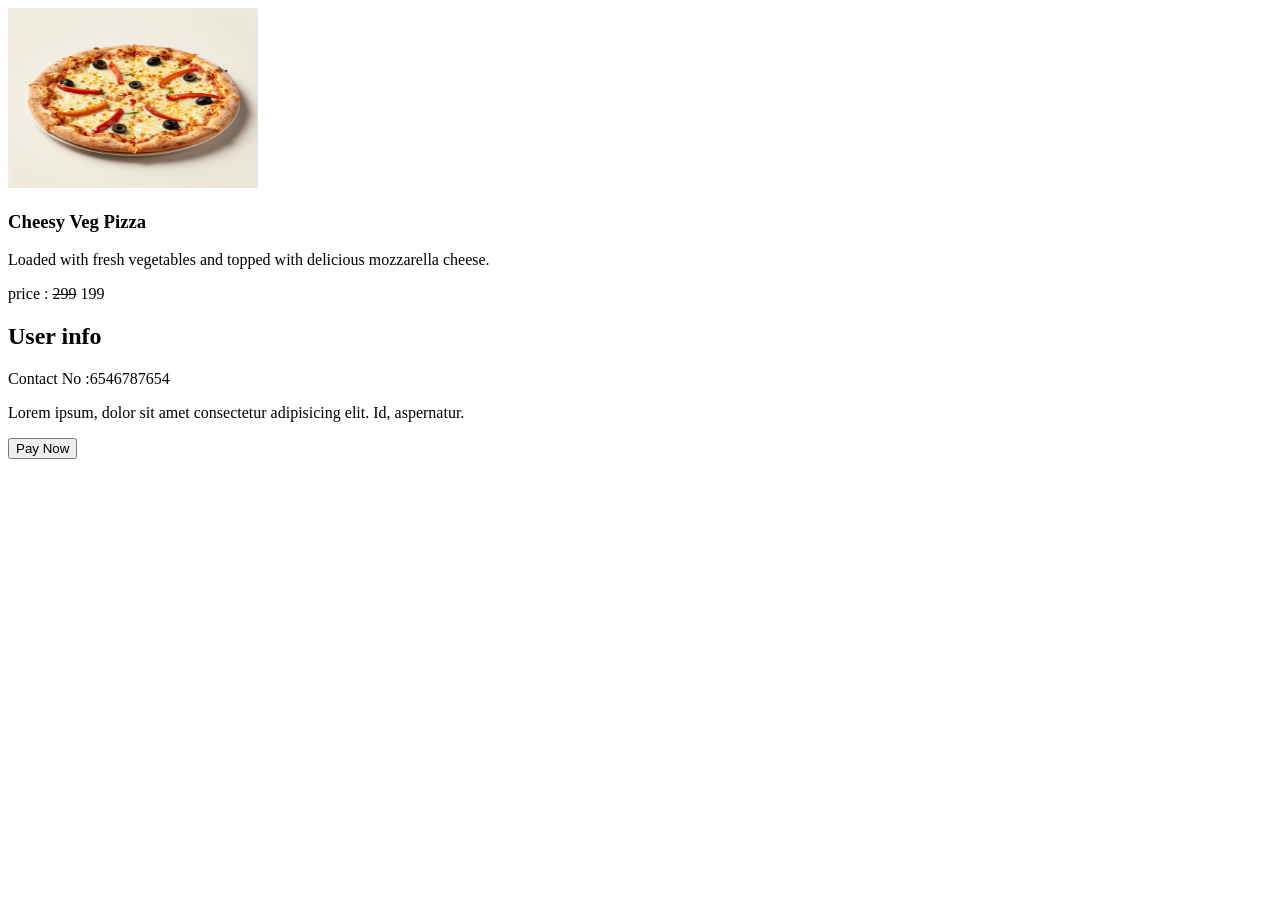
<file: orderprocessing.html>
<!DOCTYPE html>
<html lang="en">
<head>
    <meta charset="UTF-8">
    <meta name="viewport" content="width=device-width, initial-scale=1.0">
    <title>order -BiteBox</title>
</head>
<body>
    <!-- product -->
    <div>
      <div>
        <img src="assets/images/pizza.png" alt="Pizza" width="250" height="180">
        <h3>Cheesy Veg Pizza</h3>
        <p>
          Loaded with fresh vegetables and topped with delicious mozzarella cheese.
        </p>
        <p>price : <del>299</del> 199</p>
        <div>
      
    </div>

    <!-- user info -->
    <div>
        <h2>User info</h2>
        <p>Contact No :6546787654</p>
        <p>Lorem ipsum, dolor sit amet consectetur adipisicing elit. Id, aspernatur.</p>
    </div>

    <!-- Payments  -->
    <div>
        <button>Pay Now</button>
    </div>
</body>
</html>
</file>
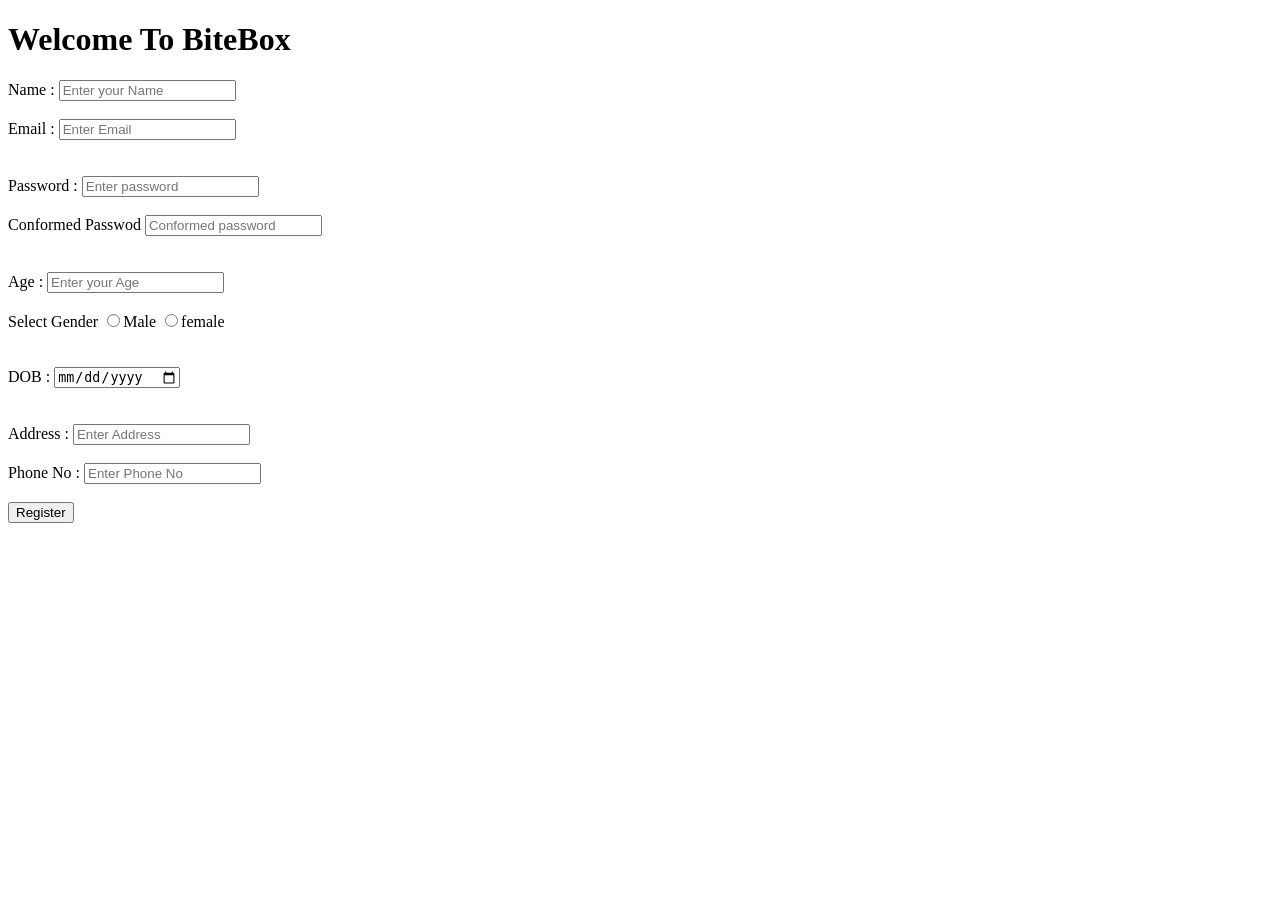
<file: registration.html>
<!DOCTYPE html>
<html lang="en">

<head>
    <meta charset="UTF-8">
    <meta name="viewport" content="width=device-width, initial-scale=1.0">
    <title>BiteBox-Registration</title>
</head>

<body>
    <main>

        <div>
            <div>
                <h1>Welcome To BiteBox</h1>
            </div>
            <form>

                <div>
                    <label>Name : </label>
                    <input type="text" placeholder="Enter your Name" required>
                    <br><br>
                    <label>Email : </label>
                    <input type="email" placeholder="Enter Email" required>

                </div>
                <br><br>
                <div>
                    <label>Password : </label>
                    <input type="password" placeholder="Enter password" required>
                    <br><br>
                    <label>Conformed Passwod </label>
                    <input type="password" placeholder="Conformed password" required>
                </div>
                <br><br>

                <div>
                    <label>Age : </label>
                    <input type="number" placeholder="Enter your Age" required>
                    <br><br>
                    <div>
                    <label>Select Gender </label>
                    <input type="radio" value="male" ><label>Male</label>
                    <input type="radio" value="female" ><label>female</label>
                    </div>
                    <br><br>
                    <div>
                    <label>DOB : </label>
                    <input type="date" placeholder="Enter DOB" required>
                    </div>
                    <br><br>
                    <label>Address : </label>
                    <input type="text" placeholder="Enter Address">
                    <br><br>
                    <label>Phone No : </label>
                    <input type="number" placeholder="Enter Phone No" >
                    <br><br>
                    <a href="./Login.html"><button>Register</button></a>
            </form>
        </div>
    </main>
</body>

</html>
</file>
<file: stylesheet/style.css>
*{
    margin: 0;
    padding: 0;
    box-sizing: border-box;
}

html{
    scroll-behavior: smooth;
}

body{
    font-family: Arial, Helvetica, sans-serif;
    background-color: #fffaf4;
    color: #333;
    line-height: 1.6;
}

button, input{
    font-family: inherit;
}

button{
    cursor: pointer;
}

a{
    text-decoration: none;
}

/* NAVBAR */

.navbar-container{
    background-color: #ffffff;
    padding: 15px 6%;
    box-shadow: rgba(0, 0, 0, 0.35) 0px 5px 15px;
    position: sticky;
    top: 0;
    z-index: 1000;
}

.navbar {
    max-width: 1400px;
    margin: auto;
    display: flex;
    justify-content: space-between;
    align-items: center;
    gap: 20px;
}

.logo {
    display: flex;
    align-items: center;
    gap: 10px;
    font-size: 25px;
    font-weight: 800;
}

.logo img {
    border-radius: 50%;
    object-fit: cover;
}

.nav-links {
    display: flex;
    align-items: center;
    gap: 12px;
    color: #ccc;
}

.links {
    color: black;
    font-size: 15px;
    font-weight: 600;
    transition: 0.3s;
}

.links:hover {
    text-decoration: underline;
    color: #e85d04;
}

.login-link {
    margin: 20px;
}

.login-btn {
    background-color: #e85d04;
    color: white ;
    border: none;
    padding: 10px 25px;
    border-radius: 25px;
    font-size: 15px;
    font-weight: 600;
    transition: 0.3s;
}

.login-btn:hover {
    background-color: #c94b00 ;
}

/* Welcome Section */

.welcome-section {
    min-height: 400px;
    /* background: #9b862a;
    background: linear-gradient(90deg, rgba(155, 134, 42, 1) 0%, rgba(204, 157, 96, 1) 14%, rgba(237, 221, 83, 1) 100%); */
    background: linear-gradient(rgba(40, 20, 5 ,0.65),rgba(40,20, 5, 0.65)),url(../assets/images/Banner-img.jpg);
    background-size: cover;
    background-position: center;
    display: flex;
    align-items: center;
    justify-content: center;
    text-align: center;
    padding: 50px 20px;
    color: white;
    flex-direction: column;
}

.heading {
    font-size: 35px;
    font-weight: 800;
}

.para{
    font-size: 22px;
    color: forestgreen;
}

.para strong{
    color: #c94b00;
}

/* common section styling */
main>hr {
    border: none;
    border-top: 1px solid #f0dfce;

}

.section-title{
    text-align: center;
    font-size: 32px;
    color: #c94b00;
    margin : 35px 0px;
    position: relative;
    font-weight: 800;
}

.section-title::after {
    content: "";
    display: block;
    width: 70px;
    height: 4px;
    background-color: #e85d04;
    margin: 12px auto 0;
    border-radius: 5px;

}

/* featured dishes */
.featured-section{
    padding: 40px 6%;
    display: grid;
    grid-template-columns: 1fr 1fr 1fr;
    gap: 25px;
    max-width: 1500px;
    margin: auto;
    
}

.featured-section>.section-title {
    grid-column: 1 / -1;

}

.card {
    background-color: white;
    border-radius: 15px;
    overflow: hidden;
    padding-bottom: 20px;
    box-shadow: rgba(0, 0, 0, 0.35) 0px 5px 15px;
    border: 1px solid black;
    transition: 0.3s;

}

.card img {
    width: 100%;
    height: 200px;
    object-fit: cover;
    display: block;
}

.card h2 {
    font-size: 22px;
    color: #3b2113;
    padding: 15px 18px 5px;
}

.card p {
    padding: 5px 18px;
    font-size: 14px;
}

.card p span {
    color: #ff9f1c;
}

.card ul {
    padding: 5px 18px 5px 38px;
    font-size: 14px;
}

.card ul li {
    margin-bottom: 5px;
}

.card p del {
    color: #999;
}

.card p strong {
    color: green;
    font-size: 19px;   
}

.card-button{
    margin: 10px 18px 0;
    width: 36%;
    background-color: #c94b00;
    color: white;
    border: none;
    padding: 12px;
    border-radius: 8px;
    font-size: 15px;
    font-weight: 700;
}

.offer-section {
    background: linear-gradient(120deg, #e85d04, #ff9f1c) ;
    margin: 30px 6%;
    padding: 45px 5%;
    border-radius: 20px;
    display: flex;
    align-items: center;
    justify-content: space-between;
    gap: 30px;
    overflow: hidden;
    color: white;
}

.offer-content{
    flex: 1;
}

.offer-content h2 {
    font-size: 35px;
    margin-bottom: 50px;
}

.offer-content p {
    font-size: 17px;
    margin-bottom: 10px;
}

.offer-content p strong {
    color: black;
    font-weight: 800;
}

.offer-content a {
    display: block;
    margin-top: 15px;
    background-color: white;
    color: #c94b00;
    padding: 13px 30px;
    font-weight: 700;
    text-align: center;
    border-radius: 20px;
}

.offer-image {
    width: 100%;
    max-width: 300px;
    height: 250px;
    object-fit: contain;
}

/* Styling footer */

.footer-container {
    background-color: #1c1c1c;
    color: white;
    padding: 35px 6% 20px;
}

/* Main Footer Layout */

.footer-1 {
    display: flex;
    justify-content: space-between;
    align-items: flex-start;
     flex-wrap: wrap; 
    gap: 40px;
    padding-bottom: 30px;
}

/* Logo */

.footer-logo {
    display: flex;
    align-items: center;
    gap: 12px;
    font-size: 28px;
    color: #ff914d;
    font-weight: bold;
}

.footer-logo img {
    border-radius: 50%;
    object-fit: cover;
}

/* Footer Headings */

.footer-1 h3 {
    font-size: 20px;
    margin-bottom: 20px;
    color: #ff914d;
}

/* Lists */

.footer-1 ul {
    list-style: none;
    padding: 0;
    margin: 0;
}

.footer-1 ul li {
    margin-bottom: 13px;
    font-size: 15px;
    color: #cccccc;
    transition: 0.3s ease;
}

/* Links */

.footer-1 ul li a {
    color: #cccccc;
    transition: 0.3s ease;
}

/* Hover Effect */
.footer-1 ul li a:hover {
    color: #ff914d;
    padding-left: 7px;
}

/* Horizontal Line */

.footer-container hr {
    border: none;
    height: 1px;
    background-color: #444;
    margin: 20px 0;
}

/* Copyright */

.footer-container p {
    text-align: center;
    color: #999;
    font-size: 14px;
    margin-top: 20px;
}



/* customer review section */
.review-section {
    padding: 40px 6%;
    display: grid;
    grid-template-columns: 1fr 1fr 1fr;
    gap: 25px;
}

.review-section .section-title {
    grid-column: 1 / -1;
}

.review-card {
    background-color: white;
    border-radius: 15px;
    padding: 30px 20px;
    text-align: center;
     box-shadow: rgba(0, 0, 0, 0.35) 0px 5px 15px;
     border: 1px solid white;
}
.review-card img {
    width: 80px;
    height: 90px;
    border-radius: 50%;
    object-fit: cover;
    margin-bottom: 12px;
     box-shadow: rgba(0, 0, 0, 0.35) 0px 5px 15px;
}

.review-card h3 {
    font-size: 20px;
    margin-bottom: 10px;
    color: #3b2113;
    text-transform: capitalize;
}

.review-card p {
    font-size: 14px;
    color: #777;
    margin-bottom: 10px;
}

.review-card p :last-child {
    color: #ff9f1c;
    font-size: 18px;
}

/* news letter section*/

.newsletter-section {
    background-color: #f5f5f5;
    padding: 40px 6%;
    display: flex;
    /* text-align: center; */
    align-items: center;
    justify-content: space-between;
    gap: 30px;
    border-radius: 15px;
    box-shadow: rgba(0, 0, 0, 0.35) 0px 5px 15px;
}

.newsletter-content {
    flex: 1;
}

.newsletter-content h2 {
    font-size: 30px;
    margin-bottom: 10px;
    color: #3b2113;
    font-weight: 700;
}

.newsletter-content p {
    color: #777;
}

.newsletter-form {
    flex: 1;
}

.newsletter-form form{
    display: flex;
    align-items: center;
    gap: 10px;
    background-color: white;
    padding: 20px;
    border-radius: 40px;
    box-shadow: rgba(0, 0, 0, 0.35) 0px 5px 15px;
    
}

.newsletter-form input {
    flex: 1;
    border: none;
    outline: none;
    padding: 12px 10px;
    font-size: 14px;
    border-radius: 30px;
}

.newsletter-form button {
    background-color: #c94b00;
    color: white;
    border: none;
    padding: 12px 25px;
    border-radius: 30px;
    transition: 0.3s ;
    font-weight: 600;
}


/* end */

@media (max-width: 768px) {
    .navbar {
        flex-direction: column;
        gap: 15px;
    }

    .nav-links {
        flex-wrap: wrap;
        justify-content: center;
        gap: 8px;
    }

    .welcome-section {
        min-height: 300px;
    }

    #heading {
        font-size: 30px;
    }

    .featured-section,
    .review-section {
        grid-template-columns: 1fr;
    }

    .offer-section {
        flex-direction: column;
        text-align: center;
    }

    .offer-content h2 {
        font-size: 27px;
    }

    newsletter-section {
        flex-direction: column;
    }
    section-title {
        font-size: 27px;
    }
}
</file>
<file: stylesheet/About.css>
*{
    margin: 0;
    padding: 0;
    box-sizing: border-box;
}

html{
    scroll-behavior: smooth;
}

body{
    font-family: Arial, Helvetica, sans-serif;
    background-color: #fffaf4;
    color: #333;
    line-height: 1.6;
}

a{
    text-decoration: none;
}

/* NAVBAR */

.navbar-container{
    background-color: #ffffff;
    padding: 15px 6%;
    box-shadow: rgba(0, 0, 0, 0.35) 0px 5px 15px;
    position: sticky;
    top: 0;
    z-index: 1000;
}

.navbar {
    max-width: 1400px;
    margin: auto;
    display: flex;
    justify-content: space-between;
    align-items: center;
    gap: 20px;
}

.logo {
    display: flex;
    align-items: center;
    gap: 10px;
    font-size: 25px;
    font-weight: 800;
}

.logo img {
    border-radius: 50%;
    object-fit: cover;
}

.nav-links {
    display: flex;
    align-items: center;
    gap: 12px;
    color: #ccc;
}

.links {
    color: black;
    font-size: 15px;
    font-weight: 600;
    transition: 0.3s;
}

.links:hover {
    text-decoration: underline;
    color: #e85d04;
}

.active {
    color: #e85d04;
    text-decoration: underline;
}

.login-btn {
    display: inline-block;
    margin-left: 20px;
    background-color: #e85d04;
    color: white;
    padding: 10px 25px;
    border-radius: 25px;
    font-size: 15px;
    font-weight: 600;
    transition: 0.3s;
}

.login-btn:hover {
    background-color: #c94b00;
}

/* ABOUT HERO */

.about-hero {
    min-height: 300px;
    background: linear-gradient(rgba(40, 20, 5, 0.65), rgba(40, 20, 5, 0.65)), url(../assets/images/Banner-img.jpg);
    background-size: cover;
    background-position: center;
    display: flex;
    align-items: center;
    justify-content: center;
    text-align: center;
    padding: 50px 20px;
    color: white;
    flex-direction: column;
}

.page-title {
    font-size: 35px;
    font-weight: 800;
    margin-bottom: 15px;
}

.about-hero p {
    max-width: 700px;
    font-size: 20px;
}

/* ABOUT CARDS */

.about-content {
    max-width: 1000px;
    margin: auto;
    padding: 40px 6%;
}

.about-section {
    background-color: white;
    border-left: 5px solid #e85d04;
    border-radius: 15px;
    padding: 30px;
    margin-bottom: 25px;
    box-shadow: rgba(0, 0, 0, 0.35) 0px 5px 15px;
}

.section-title {
    text-align: center;
    font-size: 30px;
    color: #c94b00;
    margin-bottom: 20px;
    font-weight: 800;
}

.section-title::after {
    content: "";
    display: block;
    width: 70px;
    height: 4px;
    background-color: #e85d04;
    margin: 12px auto 0;
    border-radius: 5px;
}

.about-section p {
    font-size: 16px;
    line-height: 1.8;
}

.quote {
    background-color: #fff3e6;
    border-left: 5px solid #ff9f1c;
    padding: 15px 20px;
    margin-bottom: 20px;
}

.contact-details {
    display: flex;
    flex-wrap: wrap;
    gap: 20px;
}

.contact-details p {
    background-color: #fffaf4;
    border: 1px solid #f0dfce;
    padding: 12px 20px;
    border-radius: 10px;
    font-weight: 600;
}

/* FOOTER */
</file>
<file: stylesheet/menu.css>
*{
    margin: 0;
    padding: 0;
    box-sizing: border-box;
}

html{
    scroll-behavior: smooth;
}

body{
    font-family: Arial, Helvetica, sans-serif;
    background-color: #fffaf4;
    color: #333;
    line-height: 1.6;
}

button, input{
    font-family: inherit;
}

button{
    cursor: pointer;
}

a{
    text-decoration: none;
}

/* NAVBAR */

.navbar-container{
    background-color: #ffffff;
    padding: 15px 6%;
    box-shadow: rgba(0, 0, 0, 0.35) 0px 5px 15px;
    position: sticky;
    top: 0;
    z-index: 1000;
}

.navbar {
    max-width: 1400px;
    margin: auto;
    display: flex;
    justify-content: space-between;
    align-items: center;
    gap: 20px;
}

.logo {
    display: flex;
    align-items: center;
    gap: 10px;
    font-size: 25px;
    font-weight: 800;
}

.logo img {
    border-radius: 50%;
    object-fit: cover;
}

.nav-links {
    display: flex;
    align-items: center;
    gap: 12px;
    color: #ccc;
}

.links {
    color: black;
    font-size: 15px;
    font-weight: 600;
    transition: 0.3s;
}

.links:hover {
    text-decoration: underline;
    color: #e85d04;
}

.login-link {
    margin: 20px;
}

.login-btn {
    background-color: #e85d04;
    color: white ;
    border: none;
    padding: 10px 25px;
    border-radius: 25px;
    font-size: 15px;
    font-weight: 600;
    transition: 0.3s;
}

.login-btn:hover {
    background-color: #c94b00 ;
}

/* h2 */
.heading {
    padding-top: 20px;
    text-align: center;
    margin-bottom: 20px;
    font-weight: 700;
    grid-column: 1 / -1;
}

/* cards */

.popular-dishes{
    padding: 40px 6%;
    display: grid;
    grid-template-columns: 1fr 1fr 1fr;
    gap: 25px;
    max-width: 1500px;
    margin: auto;
}

.card{
    background-color: white;
    border-radius: 15px;
    overflow: hidden;
    padding-bottom: 20px;
    box-shadow: rgba(0, 0, 0, 0.35) 0px 5px 15px;
    border: 1px solid #c94b00;
    transition: 0.3s;
    display: flex;
    align-items: center;
    justify-content: center;
    flex-direction: column;
}

.card img {
    width: 100%;
    height: 200px;
    object-fit: cover;
    display: block;
    padding-bottom: 20px;
}


.card h3 {
    font-size: 22px;
    color: #3b2113;
    padding: 15px 18px 5px;
}

.card p {
    padding: 5px 18px;
    font-size: 14px;
    text-align: center;
}

.card p del {
    color: #999;
}

.card p strong {
    color: green;
    font-size: 19px;   
}

.card button{
    margin: 14px 18px 0;
    background-color: #c94b00;
    color: white;
    border: none;
    padding: 12px;
    border-radius: 8px;
    font-size: 15px;
    font-weight: 700;
    align-items: center;
}









/* footer */

.footer-container{
    background-color: #1c1c1c;
    color: white;
    padding: 35px 6% 20px;
}

.footer-1{
    /* background-color: #c94b00; */
    display: flex;
    flex-wrap: wrap;
    align-items: flex-start;
    justify-content: space-between;
    padding-bottom: 2px;
    gap: 40px;
}

.footer-logo{
    display: flex;
    align-items: center;
    font-size: 28px;
    gap: 12px;
    color: #ff914d;
    font-weight: bold;

}

.footer-1 img {
    border-radius: 50px;
    object-fit: cover;
    
}

.footer-1 h3{
    color: #ff914d;
    font-size: 20px;
    padding-bottom: 20px;
}

.footer-links li {
    margin-bottom: 13px;
    color: #999 ;
    list-style: none;
    
    /* background-color: red; */
}

.footer-link{
    /* background-color: #c94b00; */
    color: #999;
}

.footer-link:hover{
    color: #ff914d;
    transition: 0.3s ease;
}


.footer-container hr {
    border: none;
    height: 1px;
    background-color: #444;
    margin: 20px 0;
}

.footer-container p {
    text-align: center;
    color: #999;
    font-size: 14px;
    margin-top: 20px;
}


/* food categories */

.food-category{
    /* background-color: #c94b00; */
    padding: 20px;
    text-align: center;
}

.food-category h2 {
    color: #c94b00;
    font-size: 20px;
    padding: 10px;
    font-weight: 800;
}


.food li{
    padding-bottom: 5px;
    list-style: none;
    font-size: 14px;
    font-weight: 700;

}

hr{
    border: 1px solid #c94b00;
    margin: 20px;

border-style: dashed;
}
</file>
